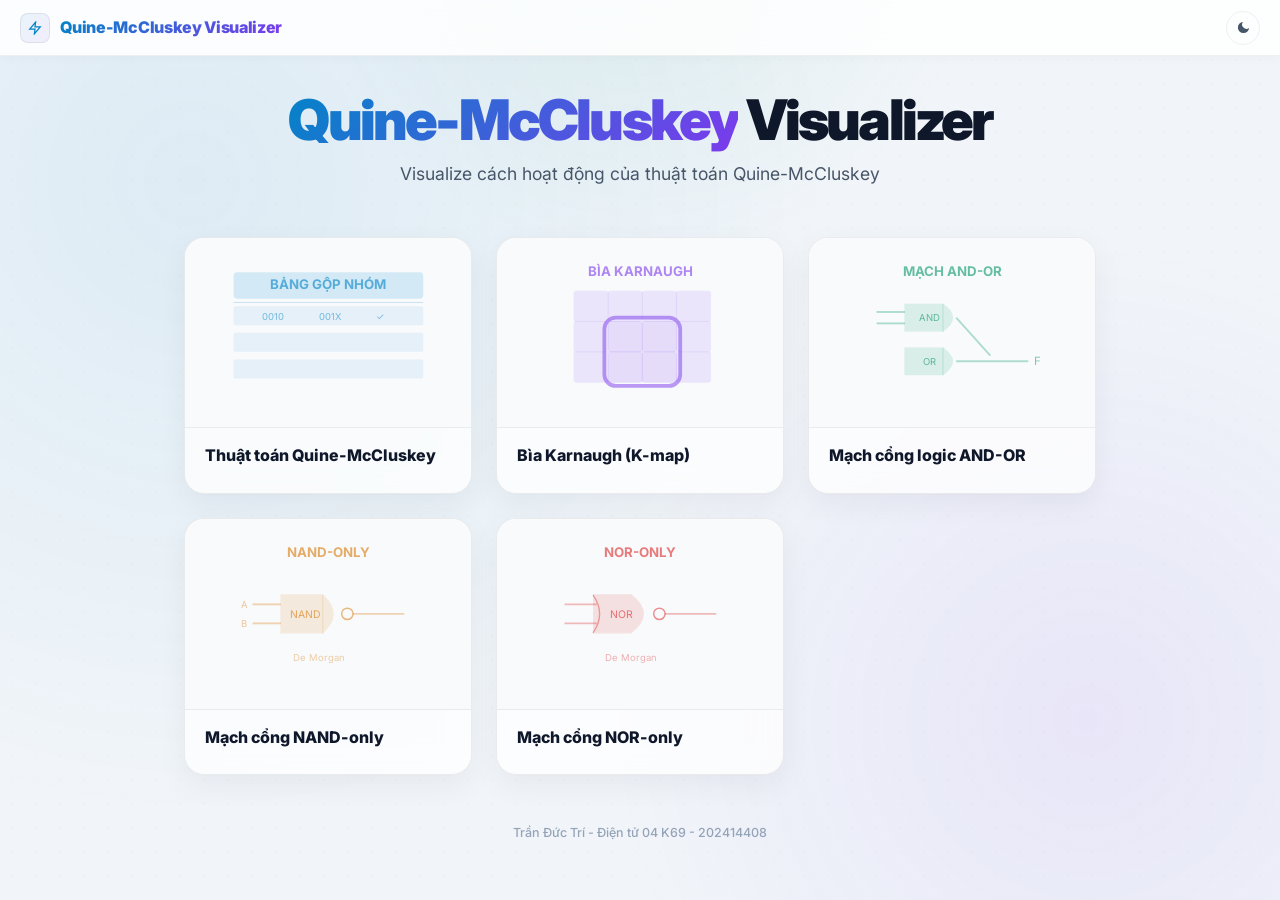
<file: qmc-visualizer/index.html>
<!DOCTYPE html>
<html lang="vi">

<head>
  <meta charset="UTF-8">
  <meta name="viewport" content="width=device-width, initial-scale=1.0">
  <title>Trực quan hóa thuật toán tối giản hàm Boolean</title>

  <link rel="preconnect" href="https://fonts.googleapis.com">
  <link rel="preconnect" href="https://fonts.gstatic.com" crossorigin>
  <link
    href="https://fonts.googleapis.com/css2?family=Inter:wght@300;400;500;600;700;800;900&family=JetBrains+Mono:wght@400;500;600;700;800&display=swap"
    rel="stylesheet">

  <link rel="stylesheet" href="style.css">
</head>

<body>

  <!-- ===== NAVBAR ===== -->
  <nav class="navbar">
    <div class="navbar-container">
      <a href="#" class="navbar__brand" id="btn-go-home">
        <div class="navbar__logo-wrapper">
          <svg viewBox="0 0 24 24">
            <polygon points="13 2 3 14 12 14 11 22 21 10 12 10 13 2"></polygon>
          </svg>
        </div>
        <span class="navbar__title">Quine-McCluskey Visualizer</span>
      </a>

      <!-- Breadcrumb — hiện tên trang con khi đang ở workspace -->
      <div class="navbar__breadcrumb hidden" id="navbar-breadcrumb">
        <svg viewBox="0 0 24 24" width="16" height="16" fill="none" stroke="currentColor" stroke-width="2">
          <polyline points="9 18 15 12 9 6"></polyline>
        </svg>
        <span id="breadcrumb-text"></span>
      </div>

      <div class="navbar__actions">
        <button id="btn-theme-toggle" class="navbar__theme-toggle" title="Chuyển chế độ Sáng / Tối" type="button">
          <svg viewBox="0 0 24 24" id="theme-icon">
            <path d="M21 12.79A9 9 0 1 1 11.21 3 7 7 0 0 0 21 12.79z"></path>
          </svg>
        </button>
      </div>
    </div>
  </nav>

  <!-- ============================================================
       TRANG CHỦ: LANDING PAGE — Lưới các chức năng (Kiểu VisuAlgo)
       ============================================================ -->
  <div id="landing-page" class="landing">
    <div class="landing__container">

      <header class="landing__header">
        <h1 class="landing__title">
          <span class="landing__title-accent">Quine-McCluskey</span> Visualizer
        </h1>
        <p class="landing__subtitle">Visualize cách hoạt động của thuật toán Quine-McCluskey</p>
      </header>

      <div class="landing__grid">

        <!-- Card 1: QMC Solver -->
        <div class="landing__card" data-page="workspace" data-color="cyan">
          <div class="landing__card-visual">
            <svg viewBox="0 0 120 80" class="landing__card-svg">
              <!-- Mini merge table illustration -->
              <rect x="10" y="8" width="100" height="14" rx="2" fill="currentColor" opacity="0.15" />
              <rect x="10" y="26" width="100" height="10" rx="1" fill="currentColor" opacity="0.08" />
              <rect x="10" y="40" width="100" height="10" rx="1" fill="currentColor" opacity="0.08" />
              <rect x="10" y="54" width="100" height="10" rx="1" fill="currentColor" opacity="0.08" />
              <text x="60" y="17" text-anchor="middle" font-size="7" font-weight="bold" fill="currentColor"
                opacity="0.6">BẢNG GỘP NHÓM</text>
              <text x="25" y="33" font-size="5" fill="currentColor" opacity="0.5">0010</text>
              <text x="55" y="33" font-size="5" fill="currentColor" opacity="0.5">001X</text>
              <text x="85" y="33" font-size="5" fill="currentColor" opacity="0.5">✓</text>
              <line x1="10" y1="24" x2="110" y2="24" stroke="currentColor" opacity="0.2" stroke-width="0.5" />
            </svg>
            <div class="landing__card-overlay">
              <span class="landing__card-cta">Mở công cụ →</span>
            </div>
          </div>
          <div class="landing__card-info">
            <h3 class="landing__card-title">Thuật toán Quine-McCluskey</h3>
          </div>
        </div>

        <!-- Card 2: K-map -->
        <div class="landing__card" data-page="workspace" data-tab="kmap-card" data-color="purple">
          <div class="landing__card-visual">
            <svg viewBox="0 0 120 80" class="landing__card-svg">
              <!-- Mini K-map illustration -->
              <rect x="25" y="18" width="18" height="16" rx="1" fill="currentColor" opacity="0.1" stroke="currentColor"
                stroke-width="0.5" opacity="0.3" />
              <rect x="43" y="18" width="18" height="16" rx="1" fill="currentColor" opacity="0.1" stroke="currentColor"
                stroke-width="0.5" opacity="0.3" />
              <rect x="61" y="18" width="18" height="16" rx="1" fill="currentColor" opacity="0.1" stroke="currentColor"
                stroke-width="0.5" opacity="0.3" />
              <rect x="79" y="18" width="18" height="16" rx="1" fill="currentColor" opacity="0.1" stroke="currentColor"
                stroke-width="0.5" opacity="0.3" />
              <rect x="25" y="34" width="18" height="16" rx="1" fill="currentColor" opacity="0.1" stroke="currentColor"
                stroke-width="0.5" opacity="0.3" />
              <rect x="43" y="34" width="18" height="16" rx="1" fill="currentColor" opacity="0.15" stroke="currentColor"
                stroke-width="0.5" opacity="0.3" />
              <rect x="61" y="34" width="18" height="16" rx="1" fill="currentColor" opacity="0.15" stroke="currentColor"
                stroke-width="0.5" opacity="0.3" />
              <rect x="79" y="34" width="18" height="16" rx="1" fill="currentColor" opacity="0.1" stroke="currentColor"
                stroke-width="0.5" opacity="0.3" />
              <rect x="25" y="50" width="18" height="16" rx="1" fill="currentColor" opacity="0.1" stroke="currentColor"
                stroke-width="0.5" opacity="0.3" />
              <rect x="43" y="50" width="18" height="16" rx="1" fill="currentColor" opacity="0.15" stroke="currentColor"
                stroke-width="0.5" opacity="0.3" />
              <rect x="61" y="50" width="18" height="16" rx="1" fill="currentColor" opacity="0.15" stroke="currentColor"
                stroke-width="0.5" opacity="0.3" />
              <rect x="79" y="50" width="18" height="16" rx="1" fill="currentColor" opacity="0.1" stroke="currentColor"
                stroke-width="0.5" opacity="0.3" />
              <!-- K-map loop rectangle -->
              <rect x="41" y="32" width="40" height="36" rx="6" fill="none" stroke="currentColor" stroke-width="2"
                opacity="0.5" />
              <text x="60" y="10" text-anchor="middle" font-size="7" font-weight="bold" fill="currentColor"
                opacity="0.6">BÌA KARNAUGH</text>
            </svg>
            <div class="landing__card-overlay">
              <span class="landing__card-cta">Xem bìa K-map →</span>
            </div>
          </div>
          <div class="landing__card-info">
            <h3 class="landing__card-title">Bìa Karnaugh (K-map)</h3>

          </div>
        </div>

        <!-- Card 3: AND-OR Circuit -->
        <div class="landing__card" data-page="workspace" data-tab="logic-card" data-color="emerald">
          <div class="landing__card-visual">
            <svg viewBox="0 0 120 80" class="landing__card-svg">
              <!-- Mini AND-OR gate illustration -->
              <text x="60" y="10" text-anchor="middle" font-size="7" font-weight="bold" fill="currentColor"
                opacity="0.6">MẠCH AND-OR</text>
              <!-- AND gate -->
              <rect x="35" y="25" width="20" height="14" rx="0" fill="currentColor" opacity="0.12" stroke="currentColor"
                stroke-width="0.7" opacity="0.4" />
              <path d="M55 25 L55 39 Q65 32 55 25" fill="currentColor" opacity="0.12" stroke="currentColor"
                stroke-width="0.7" opacity="0.4" />
              <text x="48" y="34" text-anchor="middle" font-size="5" fill="currentColor" opacity="0.6">AND</text>
              <!-- OR gate -->
              <rect x="35" y="48" width="20" height="14" rx="0" fill="currentColor" opacity="0.12" stroke="currentColor"
                stroke-width="0.7" opacity="0.4" />
              <path d="M55 48 L55 62 Q65 55 55 48" fill="currentColor" opacity="0.12" stroke="currentColor"
                stroke-width="0.7" opacity="0.4" />
              <text x="48" y="57" text-anchor="middle" font-size="5" fill="currentColor" opacity="0.6">OR</text>
              <!-- Wires -->
              <line x1="20" y1="29" x2="35" y2="29" stroke="currentColor" opacity="0.3" stroke-width="1" />
              <line x1="20" y1="35" x2="35" y2="35" stroke="currentColor" opacity="0.3" stroke-width="1" />
              <line x1="62" y1="32" x2="80" y2="52" stroke="currentColor" opacity="0.3" stroke-width="1" />
              <line x1="62" y1="55" x2="80" y2="55" stroke="currentColor" opacity="0.3" stroke-width="1" />
              <line x1="80" y1="55" x2="100" y2="55" stroke="currentColor" opacity="0.3" stroke-width="1" />
              <text x="103" y="57" font-size="6" fill="currentColor" opacity="0.5">F</text>
            </svg>
            <div class="landing__card-overlay">
              <span class="landing__card-cta">Xem mạch →</span>
            </div>
          </div>
          <div class="landing__card-info">
            <h3 class="landing__card-title">Mạch cổng logic AND-OR</h3>
          </div>
        </div>

        <!-- Card 4: NAND Circuit -->
        <div class="landing__card" data-page="workspace" data-tab="nand-card" data-color="amber">
          <div class="landing__card-visual">
            <svg viewBox="0 0 120 80" class="landing__card-svg">
              <text x="60" y="10" text-anchor="middle" font-size="7" font-weight="bold" fill="currentColor"
                opacity="0.6">NAND-ONLY</text>
              <!-- NAND symbol -->
              <rect x="35" y="30" width="22" height="20" rx="0" fill="currentColor" opacity="0.12" stroke="currentColor"
                stroke-width="0.7" opacity="0.4" />
              <path d="M57 30 L57 50 Q68 40 57 30" fill="currentColor" opacity="0.12" stroke="currentColor"
                stroke-width="0.7" opacity="0.4" />
              <circle cx="70" cy="40" r="3" fill="none" stroke="currentColor" stroke-width="0.8" opacity="0.5" />
              <text x="48" y="42" text-anchor="middle" font-size="5.5" fill="currentColor" opacity="0.6">NAND</text>
              <line x1="20" y1="35" x2="35" y2="35" stroke="currentColor" opacity="0.3" stroke-width="1" />
              <line x1="20" y1="45" x2="35" y2="45" stroke="currentColor" opacity="0.3" stroke-width="1" />
              <line x1="73" y1="40" x2="100" y2="40" stroke="currentColor" opacity="0.3" stroke-width="1" />
              <text x="14" y="37" font-size="5" fill="currentColor" opacity="0.4">A</text>
              <text x="14" y="47" font-size="5" fill="currentColor" opacity="0.4">B</text>
              <text x="55" y="65" text-anchor="middle" font-size="5" fill="currentColor" opacity="0.35">De Morgan</text>
            </svg>
            <div class="landing__card-overlay">
              <span class="landing__card-cta">Xem NAND →</span>
            </div>
          </div>
          <div class="landing__card-info">
            <h3 class="landing__card-title">Mạch cổng NAND-only</h3>
          </div>
        </div>

        <!-- Card 5: NOR Circuit -->
        <div class="landing__card" data-page="workspace" data-tab="nor-card" data-color="rose">
          <div class="landing__card-visual">
            <svg viewBox="0 0 120 80" class="landing__card-svg">
              <text x="60" y="10" text-anchor="middle" font-size="7" font-weight="bold" fill="currentColor"
                opacity="0.6">NOR-ONLY</text>
              <!-- NOR symbol -->
              <path d="M35 30 Q42 40 35 50" fill="none" stroke="currentColor" stroke-width="0.7" opacity="0.4" />
              <path d="M35 30 L55 30 Q68 40 55 50 L35 50" fill="currentColor" opacity="0.12" stroke="currentColor"
                stroke-width="0.7" opacity="0.4" />
              <circle cx="70" cy="40" r="3" fill="none" stroke="currentColor" stroke-width="0.8" opacity="0.5" />
              <text x="50" y="42" text-anchor="middle" font-size="5.5" fill="currentColor" opacity="0.6">NOR</text>
              <line x1="20" y1="35" x2="37" y2="35" stroke="currentColor" opacity="0.3" stroke-width="1" />
              <line x1="20" y1="45" x2="37" y2="45" stroke="currentColor" opacity="0.3" stroke-width="1" />
              <line x1="73" y1="40" x2="100" y2="40" stroke="currentColor" opacity="0.3" stroke-width="1" />
              <text x="55" y="65" text-anchor="middle" font-size="5" fill="currentColor" opacity="0.35">De Morgan</text>
            </svg>
            <div class="landing__card-overlay">
              <span class="landing__card-cta">Xem NOR →</span>
            </div>
          </div>
          <div class="landing__card-info">
            <h3 class="landing__card-title">Mạch cổng NOR-only</h3>
          </div>
        </div>

      </div>

      <footer class="landing__footer">
        <p>Trần Đức Trí - Điện tử 04 K69 - 202414408</p>
      </footer>
    </div>
  </div>


  <!-- ============================================================
       TRANG WORKSPACE: Dashboard trực quan hóa
       ============================================================ -->
  <div id="workspace-page" class="dashboard hidden">

    <!-- ═══════ CỘT TRÁI: CONTROL & STEPS PANEL ═══════ -->
    <div class="dashboard__left">
      <div class="dashboard__left-scroll">

        <header class="header">
          <h1 class="header__title">Quine-McCluskey Visualizer</h1>
          <p class="header__subtitle">
            Trực quan hóa các bước thuật toán tối giản 1 hàm Boolean
          </p>
        </header>

        <!-- ===== Input Section ===== -->
        <section id="input-section" class="card">
          <div class="card__title">
            <svg viewBox="0 0 24 24" fill="none" stroke="currentColor">
              <rect x="4" y="4" width="16" height="16" rx="2" ry="2"></rect>
              <rect x="9" y="9" width="6" height="6"></rect>
              <line x1="9" y1="1" x2="9" y2="4"></line>
              <line x1="15" y1="1" x2="15" y2="4"></line>
              <line x1="9" y1="20" x2="9" y2="23"></line>
              <line x1="15" y1="20" x2="15" y2="23"></line>
              <line x1="20" y1="9" x2="23" y2="9"></line>
              <line x1="20" y1="15" x2="23" y2="15"></line>
              <line x1="1" y1="9" x2="4" y2="9"></line>
              <line x1="1" y1="15" x2="4" y2="15"></line>
            </svg>
            Thiết lập hàm Boolean
          </div>

          <div class="examples-row">
            <span class="examples-label">Ví dụ:</span>
            <button class="btn btn--example" id="example-1" type="button">F(A,B,C) 3 biến</button>
            <button class="btn btn--example" id="example-2" type="button">F = 1 (4 biến)</button>
            <button class="btn btn--example" id="example-3" type="button">Don't Care (4 biến)</button>
          </div>

          <div class="error-msg" id="error-msg">
            <svg viewBox="0 0 24 24">
              <circle cx="12" cy="12" r="10"></circle>
              <line x1="12" y1="8" x2="12" y2="12"></line>
              <line x1="12" y1="16" x2="12.01" y2="16"></line>
            </svg>
            <span id="error-text"></span>
          </div>

          <div class="input-grid">
            <div class="input-group">
              <label class="input-label" for="input-minterms">Các tích chuẩn (Minterm) <span class="input-label__hint">—
                  cách nhau bằng dấu phẩy</span></label>
              <input type="text" id="input-minterms" class="input-field" placeholder="VD: 0, 1, 2, 5, 6, 7"
                autocomplete="off" spellcheck="false">
            </div>
            <div class="input-group">
              <label class="input-label" for="input-dontcares">Trạng thái tùy ý (Don't Care) <span
                  class="input-label__hint">— để trống nếu không có</span></label>
              <input type="text" id="input-dontcares" class="input-field" placeholder="VD: 3, 4" autocomplete="off"
                spellcheck="false">
            </div>
            <div class="input-group">
              <label class="input-label" for="input-numvars">Số biến đầu vào <span class="input-label__hint">— tự động
                  hoặc cố định</span></label>
              <select id="input-numvars" class="select-field">
                <option value="auto" selected>Tự động (Auto)</option>
                <option value="2">2 biến (A, B)</option>
                <option value="3">3 biến (A, B, C)</option>
                <option value="4">4 biến (A, B, C, D)</option>
                <option value="5">5 biến (A, B, C, D, E)</option>
                <option value="6">6 biến (A–F)</option>
              </select>
            </div>
          </div>

          <div class="picker-container hidden" id="picker-container">
            <div class="picker-header">
              <span class="picker-title">
                <svg viewBox="0 0 24 24" fill="none" stroke="currentColor" stroke-width="2" stroke-linecap="round"
                  stroke-linejoin="round" style="width:16px;height:16px;stroke:var(--accent-cyan);">
                  <path
                    d="M21 16V8a2 2 0 0 0-1-1.73l-7-4a2 2 0 0 0-2 0l-7 4A2 2 0 0 0 3 8v8a2 2 0 0 0 1 1.73l7 4a2 2 0 0 0 2 0l7-4A2 2 0 0 0 21 16z">
                  </path>
                  <polyline points="3.27 6.96 12 12.01 20.73 6.96"></polyline>
                  <line x1="12" y1="22.08" x2="12" y2="12"></line>
                </svg>
                Lưới chọn nhanh Minterm &amp; Don't Care
              </span>
              <div class="picker-legend">
                <span class="picker-legend-item"><span class="picker-legend-dot"
                    style="background:rgba(16,185,129,0.2);border:1px solid var(--accent-emerald);"></span> Tích chuẩn
                  (1)</span>
                <span class="picker-legend-item"><span class="picker-legend-dot"
                    style="background:rgba(245,158,11,0.2);border:1px solid var(--accent-amber);"></span> Tùy ý
                  (X)</span>
                <span class="picker-legend-item"><span class="picker-legend-dot"
                    style="background:rgba(255,255,255,0.05);border:1px solid rgba(255,255,255,0.1);"></span> Chưa chọn
                  (0)</span>
              </div>
            </div>
            <div class="picker-grid" id="picker-grid"></div>
          </div>

          <div class="btn-row">
            <button class="btn btn--primary" id="btn-run" type="button">
              <svg viewBox="0 0 24 24">
                <polygon points="5 3 19 12 5 21 5 3"></polygon>
              </svg> Chạy thuật toán
            </button>
            <button class="btn btn--secondary" id="btn-clear" type="button">
              <svg viewBox="0 0 24 24">
                <line x1="18" y1="6" x2="6" y2="18"></line>
                <line x1="6" y1="6" x2="18" y2="18"></line>
              </svg> ✕ Xóa dữ liệu
            </button>
          </div>
        </section>

        <!-- ===== Results Section ===== -->
        <section id="results-section" class="hidden">
          <div class="results-header" id="results-header">
            <button class="btn btn--mode" id="btn-toggle-mode" type="button">📖 Xem từng bước</button>
          </div>

          <div class="stepper-controls hidden" id="stepper-controls">
            <button class="btn btn--secondary btn--nav" id="btn-prev" type="button" disabled>◂ Trước</button>
            <div class="stepper-center">
              <div class="stepper-progress" id="stepper-progress"></div>
              <div class="stepper-step-label" id="stepper-label"></div>
            </div>
            <button class="btn btn--secondary btn--nav" id="btn-next" type="button">Tiếp ▸</button>
          </div>

          <div class="left-tabs-container" id="left-tabs-container">
            <button class="left-tab active" data-target="summary-card" type="button">Kết quả sau rút gọn</button>
            <button class="left-tab" data-target="rounds-card" type="button">Quá trình rút gọn</button>
            <button class="left-tab" data-target="pi-card" type="button">Tích cực tiểu</button>
            <button class="left-tab" data-target="chart-card" type="button">Bảng bao phủ</button>
            <button class="left-tab" data-target="selected-card" type="button">Nhóm tối ưu</button>
          </div>

          <div class="result-card card" id="summary-card">
            <div class="card__title"><svg viewBox="0 0 24 24" fill="none" stroke="currentColor">
                <line x1="18" y1="20" x2="18" y2="10"></line>
                <line x1="12" y1="20" x2="12" y2="4"></line>
                <line x1="6" y1="20" x2="6" y2="14"></line>
              </svg> Hàm số sau rút gọn</div>
            <div class="info-row" id="summary-info"></div>
            <div class="expression-display">
              <div class="expression-label">Dạng tối thiểu tối ưu R<sub>min</sub>(F)</div>
              <div class="expression-value" id="expression-value"></div>
              <div class="expression-meta" id="expression-meta"></div>
            </div>
          </div>

          <div class="result-card card hidden" id="rounds-card">
            <div class="card__title"><svg viewBox="0 0 24 24" fill="none" stroke="currentColor">
                <polyline points="23 4 23 10 17 10"></polyline>
                <polyline points="1 20 1 14 7 14"></polyline>
                <path d="M3.51 9a9 9 0 0 1 14.85-3.36L23 10M1 14l4.64 4.36A9 9 0 0 0 20.49 15"></path>
              </svg> Quá trình gộp nhóm các tích <span class="card__badge" id="rounds-count"></span></div>
            <div class="round-tabs" id="round-tabs"></div>
            <div style="margin-bottom:1rem;font-size:0.88rem;color:var(--text-secondary);line-height:1.6">* Các
              Implicant được phân nhóm theo số lượng bit '1' thành các nhóm K<sub>0</sub>, K<sub>1</sub>,
              K<sub>2</sub>... Click vào hàng ở Vòng merge sau để nhấp nháy nguồn tạo ra nó ở vòng trước.</div>
            <div class="merge-table-wrapper">
              <table class="merge-table" id="merge-table">
                <thead id="merge-thead"></thead>
                <tbody id="merge-tbody"></tbody>
              </table>
            </div>
          </div>

          <div class="result-card card hidden" id="pi-card">
            <div class="card__title"><svg viewBox="0 0 24 24" fill="none" stroke="currentColor">
                <polygon
                  points="12 2 15.09 8.26 22 9.27 17 14.14 18.18 21.02 12 17.77 5.82 21.02 7 14.14 2 9.27 8.91 8.26 12 2">
                </polygon>
              </svg> Các tích cực tiểu thu được <span class="card__badge" id="pi-count"></span></div>
            <div style="margin-bottom:1rem;font-size:0.88rem;color:var(--text-secondary);line-height:1.6">* Di chuột qua
              từng tích cực tiểu để xem vùng bao phủ trên K-map.</div>
            <div class="pi-list" id="pi-list"></div>
          </div>

          <div class="result-card card hidden" id="chart-card">
            <div class="card__title"><svg viewBox="0 0 24 24" fill="none" stroke="currentColor">
                <rect x="3" y="3" width="18" height="18" rx="2" ry="2"></rect>
                <line x1="9" y1="3" x2="9" y2="21"></line>
                <line x1="15" y1="3" x2="15" y2="21"></line>
                <line x1="3" y1="9" x2="21" y2="9"></line>
                <line x1="3" y1="15" x2="21" y2="15"></line>
              </svg> Bảng bao phủ (PI Chart)</div>
            <div class="chart-table-wrapper">
              <table class="chart-table" id="chart-table">
                <thead id="chart-thead"></thead>
                <tbody id="chart-tbody"></tbody>
              </table>
            </div>
          </div>

          <div class="result-card card hidden" id="selected-card">
            <div class="card__title"><svg viewBox="0 0 24 24" fill="none" stroke="currentColor">
                <polyline points="20 6 9 17 4 12"></polyline>
              </svg> Nhóm tích cực tiểu được chọn tối ưu</div>
            <div class="section-divider">
              <div class="section-divider__line"></div><span class="section-divider__text">tích cực tiểu thiết yếu
                (Essential PIs)</span>
              <div class="section-divider__line"></div>
            </div>
            <div class="pi-list" id="essential-pi-list" style="margin-bottom:1.5rem;"></div>
            <div class="section-divider">
              <div class="section-divider__line"></div><span class="section-divider__text">tích cực tiểu bổ sung (Từ
                Petrick)</span>
              <div class="section-divider__line"></div>
            </div>
            <div class="pi-list" id="additional-pi-list"></div>
          </div>
        </section>

      </div>
    </div>

    <!-- ═══════ CỘT PHẢI: VISUALIZATION PANEL ═══════ -->
    <div class="dashboard__right">
      <div class="dashboard__right-scroll">
        <div class="vis-panel-card card">
          <div class="vis-tabs-container" id="vis-tabs-container">
            <button class="vis-tab active" data-target="kmap-card" type="button">🗺️ K-map</button>
            <button class="vis-tab" data-target="logic-card" type="button">🔌 AND-OR</button>
            <button class="vis-tab" data-target="nand-card" type="button">⚡ NAND</button>
            <button class="vis-tab" data-target="nor-card" type="button">❄️ NOR</button>
          </div>

          <div class="vis-content" id="kmap-card">
            <div class="card__title"><svg viewBox="0 0 24 24" fill="none" stroke="currentColor">
                <polygon points="3 6 9 3 15 6 21 3 21 18 15 21 9 18 3 21 3 6"></polygon>
                <line x1="9" y1="3" x2="9" y2="18"></line>
                <line x1="15" y1="6" x2="15" y2="21"></line>
              </svg> Bìa Karnaugh (K-map) <span class="card__badge" id="kmap-vars-badge"></span></div>
            <div class="vis-hint">* Di chuột qua các ô trong bảng để xem nhóm bao phủ tương ứng. Click để giữ highlight.
            </div>
            <div class="kmap-container">
              <div class="kmap-wrapper">
                <div class="kmap-grid" id="kmap-grid"></div><svg class="kmap-svg-overlay" id="kmap-svg-overlay"></svg>
              </div>
              <div class="kmap-legend" id="kmap-legend"></div>
            </div>
          </div>

          <div class="vis-content hidden" id="logic-card">
            <div class="card__title"><svg viewBox="0 0 24 24" fill="none" stroke="currentColor">
                <circle cx="18" cy="5" r="3"></circle>
                <circle cx="6" cy="12" r="3"></circle>
                <circle cx="18" cy="19" r="3"></circle>
                <line x1="8.59" y1="13.51" x2="15.42" y2="17.49"></line>
                <line x1="15.41" y1="6.51" x2="8.59" y2="10.49"></line>
              </svg> Sơ đồ mạch AND-OR</div>
            <div class="vis-hint">* Rà chuột lên cổng logic để highlight đường truyền dây nối tương ứng.</div>
            <div class="logic-container">
              <div class="logic-svg-wrapper" id="logic-svg-wrapper"></div>
            </div>
          </div>

          <div class="vis-content hidden" id="nand-card">
            <div class="card__title"><svg viewBox="0 0 24 24" fill="none" stroke="currentColor">
                <polygon points="5 3 19 12 5 21 5 3"></polygon>
              </svg> Mạch NAND 2 đầu vào</div>
            <div class="vis-hint">* Biến đổi De Morgan: AND-OR → NAND-only</div>
            <div class="demorgan-box" id="demorgan-nand-box"></div>
            <div class="logic-container" style="margin-top:1rem;">
              <div class="logic-svg-wrapper" id="logic-nand-svg-wrapper"></div>
            </div>
          </div>

          <div class="vis-content hidden" id="nor-card">
            <div class="card__title"><svg viewBox="0 0 24 24" fill="none" stroke="currentColor">
                <polygon points="19 12 5 3 5 21 19 12"></polygon>
              </svg> Mạch NOR 2 đầu vào</div>
            <div class="vis-hint">* Biến đổi De Morgan: AND-OR → NOR-only</div>
            <div class="demorgan-box" id="demorgan-nor-box"></div>
            <div class="logic-container" style="margin-top:1rem;">
              <div class="logic-svg-wrapper" id="logic-nor-svg-wrapper"></div>
            </div>
          </div>
        </div>
      </div>
    </div>

  </div>

  <!-- ============================================================
       CODE TRACE PANEL (VisuAlgo Style)
       ============================================================ -->
  <div class="code-trace-panel hidden" id="code-trace-panel">
    <div class="state-inspector" id="state-inspector">
      Chờ chạy thuật toán...
    </div>
    <div class="code-block" id="pseudocode-block">
      <div class="code-line" data-line="1">Parse minterms & don't cares → binary strings</div>
      <div class="code-line" data-line="2">Group implicants by number of 1-bits</div>
      <div class="code-line" data-line="3">FOR each round:</div>
      <div class="code-line indent-1" data-line="4">FOR each adjacent group pair (i, i+1):</div>
      <div class="code-line indent-2" data-line="5">FOR each pair (impA, impB):</div>
      <div class="code-line indent-3" data-line="6">IF differ by exactly 1 bit → merge</div>
      <div class="code-line indent-3" data-line="7">Mark impA, impB as usedInMerge = true</div>
      <div class="code-line indent-3" data-line="8">Add merged implicant (avoid duplicates)</div>
      <div class="code-line" data-line="9">Collect unused implicants → Prime Implicants</div>
      <div class="code-line" data-line="10">Build PI Chart (minterms only, no don't cares)</div>
      <div class="code-line" data-line="11">Find Essential PIs (columns with single tick)</div>
      <div class="code-line" data-line="12">Apply Petrick's Method for remaining minterms</div>
      <div class="code-line" data-line="13">Generate Boolean expression</div>
    </div>
  </div>

  <script src="js/algorithm.js"></script>
  <script src="js/ui.js"></script>
</body>

</html>
</file>
<file: qmc-visualizer/style.css>
﻿/* ============================================================
   style.css â€” QMC Visualizer (Dashboard Layout â€” HUST Standard)
   Bá»‘ cá»¥c Dashboard cá»‘ Ä‘á»‹nh viewport, 2 cá»™t cuá»™n Ä‘á»™c láº­p.
   Typography chuáº©n há»c thuáº­t: Inter (sans) + JetBrains Mono (code).
   ============================================================ */

/* ---- Bá»™ biáº¿n sá»‘ máº·c Ä‘á»‹nh: PREMIUM LIGHT THEME ---------------- */
:root {
  /* Ná»n vÃ  Khung cáº£nh */
  --bg-primary: #f1f5f9;
  --bg-secondary: #f8fafc;
  --bg-card: rgba(255, 255, 255, 0.75);
  --bg-card-hover: rgba(255, 255, 255, 0.88);
  --bg-elevated: #ffffff;
  --bg-input: #ffffff;

  /* MÃ u sáº¯c chá»§ Ä‘áº¡o (ThÃ­ch á»©ng ná»n sÃ¡ng) */
  --accent-cyan: #0284c7;
  --accent-cyan-dim: rgba(2, 132, 199, 0.08);
  --accent-cyan-glow: rgba(2, 132, 199, 0.2);

  --accent-purple: #7c3aed;
  --accent-purple-dim: rgba(124, 58, 237, 0.08);
  --accent-purple-glow: rgba(124, 58, 237, 0.2);

  --accent-emerald: #059669;
  --accent-emerald-dim: rgba(5, 150, 105, 0.08);
  --accent-emerald-glow: rgba(5, 150, 105, 0.2);

  --accent-amber: #d97706;
  --accent-amber-dim: rgba(217, 119, 6, 0.08);
  --accent-amber-glow: rgba(217, 119, 6, 0.2);

  --accent-rose: #dc2626;
  --accent-rose-dim: rgba(220, 38, 38, 0.08);
  --accent-rose-glow: rgba(220, 38, 38, 0.2);

  /* VÄƒn báº£n â€” chuáº©n há»c thuáº­t */
  --text-primary: #0f172a;
  --text-secondary: #475569;
  --text-muted: #94a3b8;
  --text-accent: #0284c7;

  /* BiÃªn & BÃ³ng kÃ­nh má» */
  --border: rgba(0, 0, 0, 0.06);
  --border-hover: rgba(0, 0, 0, 0.12);
  --border-accent: rgba(2, 132, 199, 0.3);
  --glass-bg: rgba(255, 255, 255, 0.35);
  --glass-border: rgba(0, 0, 0, 0.07);
  --glass-shadow: 0 10px 30px rgba(15, 23, 42, 0.05), 0 1px 3px rgba(15, 23, 42, 0.02);

  /* Bo gÃ³c */
  --radius-sm: 8px;
  --radius-md: 14px;
  --radius-lg: 20px;
  --radius-xl: 30px;

  /* Chuyá»ƒn Ä‘á»™ng */
  --ease-out: cubic-bezier(0.16, 1, 0.3, 1);
  --ease-spring: cubic-bezier(0.34, 1.56, 0.64, 1);
  --transition-fast: 0.2s var(--ease-out);
  --transition-normal: 0.3s var(--ease-out);

  /* Dashboard layout */
  --navbar-height: 3.5rem;
}

/* ---- Bá»™ biáº¿n sá»‘ Ä‘Ã¨: PREMIUM DARK THEME ----------------------- */
.dark-theme {
  --bg-primary: #05060b;
  --bg-secondary: #0a0d16;
  --bg-card: rgba(13, 17, 30, 0.7);
  --bg-card-hover: rgba(18, 24, 43, 0.8);
  --bg-elevated: rgba(22, 30, 54, 0.85);
  --bg-input: rgba(8, 10, 19, 0.9);

  --accent-cyan: #00f0ff;
  --accent-cyan-dim: rgba(0, 240, 255, 0.12);
  --accent-cyan-glow: rgba(0, 240, 255, 0.35);

  --accent-purple: #a855f7;
  --accent-purple-dim: rgba(168, 85, 247, 0.12);
  --accent-purple-glow: rgba(168, 85, 247, 0.35);

  --accent-emerald: #10b981;
  --accent-emerald-dim: rgba(16, 185, 129, 0.12);
  --accent-emerald-glow: rgba(16, 185, 129, 0.35);

  --accent-amber: #f59e0b;
  --accent-amber-dim: rgba(245, 158, 11, 0.12);
  --accent-amber-glow: rgba(245, 158, 11, 0.35);

  --accent-rose: #f43f5e;
  --accent-rose-dim: rgba(244, 63, 94, 0.12);
  --accent-rose-glow: rgba(244, 63, 94, 0.35);

  --text-primary: #f8fafc;
  --text-secondary: #94a3b8;
  --text-muted: #475569;
  --text-accent: #00f0ff;

  --border: rgba(255, 255, 255, 0.05);
  --border-hover: rgba(255, 255, 255, 0.12);
  --border-accent: rgba(0, 240, 255, 0.3);
  --glass-bg: rgba(255, 255, 255, 0.02);
  --glass-border: rgba(255, 255, 255, 0.06);
  --glass-shadow: 0 12px 40px rgba(0, 0, 0, 0.55);
}

/* ---- Reset & Cáº¥u trÃºc ná»n táº£ng ----------------------------- */
*,
*::before,
*::after {
  margin: 0;
  padding: 0;
  box-sizing: border-box;
}

html {
  font-size: 16px;
  scroll-behavior: smooth;
}

body {
  font-family: 'Inter', -apple-system, BlinkMacSystemFont, sans-serif;
  background: var(--bg-primary);
  color: var(--text-primary);
  font-size: 1rem;
  line-height: 1.6;
  min-height: 100vh;
  overflow: auto; /* landing page cáº§n cuá»™n, workspace sáº½ set vá» hidden qua JS */
  -webkit-font-smoothing: antialiased;
  transition: background var(--transition-normal), color var(--transition-normal);
}

/* Ná»n Ä‘á»™ng chuyá»ƒn Ä‘á»™ng mÆ°á»£t mÃ  (Light & Dark) */
body::before {
  content: '';
  position: fixed;
  inset: 0;
  background:
    radial-gradient(circle 800px at 15% 20%, var(--accent-cyan-dim) 0%, transparent 80%),
    radial-gradient(circle 600px at 85% 80%, var(--accent-purple-dim) 0%, transparent 80%),
    radial-gradient(circle 500px at 50% -10%, var(--accent-emerald-dim) 0%, transparent 70%);
  pointer-events: none;
  z-index: 0;
}

/* LÆ°á»›i cháº¥m má» (Dotted grid background) */
body::after {
  content: '';
  position: fixed;
  inset: 0;
  background-image: radial-gradient(rgba(0, 0, 0, 0.015) 1px, transparent 1px);
  background-size: 24px 24px;
  pointer-events: none;
  z-index: 0;
  opacity: 0.8;
}

.dark-theme::after {
  background-image: radial-gradient(rgba(255, 255, 255, 0.015) 1px, transparent 1px);
}

/* Utility */
.hidden { display: none !important; }


/* ============================================================
   NAVBAR â€” Thanh Ä‘iá»u hÆ°á»›ng cá»‘ Ä‘á»‹nh trÃªn cÃ¹ng
   ============================================================ */
.navbar {
  position: fixed;
  top: 0;
  left: 0;
  right: 0;
  height: var(--navbar-height);
  background: rgba(255, 255, 255, 0.85);
  backdrop-filter: blur(20px);
  -webkit-backdrop-filter: blur(20px);
  border-bottom: 1px solid var(--border);
  z-index: 100;
  box-shadow: 0 1px 12px rgba(0, 0, 0, 0.03);
}

.dark-theme .navbar {
  background: rgba(10, 13, 22, 0.85);
}

.navbar-container {
  max-width: 100%;
  height: 100%;
  margin: 0 auto;
  padding: 0 1.25rem;
  display: flex;
  align-items: center;
  justify-content: space-between;
}

.navbar__brand {
  display: flex;
  align-items: center;
  gap: 0.65rem;
  flex-shrink: 0;
}

.navbar__logo-wrapper {
  display: flex;
  align-items: center;
  justify-content: center;
  width: 30px;
  height: 30px;
  border-radius: 8px;
  background: linear-gradient(135deg, var(--accent-cyan-dim) 0%, var(--accent-purple-dim) 100%);
  border: 1px solid var(--glass-border);
}

.navbar__logo-wrapper svg {
  width: 14px;
  height: 14px;
  fill: none;
  stroke: var(--accent-cyan);
  stroke-width: 2.2;
}

.navbar__title {
  font-size: 1rem;
  font-weight: 850;
  letter-spacing: -0.02em;
  background: linear-gradient(135deg, var(--accent-cyan) 0%, var(--accent-purple) 100%);
  background-clip: text;
  -webkit-background-clip: text;
  -webkit-text-fill-color: transparent;
}

.navbar__menu {
  display: flex;
  align-items: center;
  gap: 0.5rem;
}

.navbar__tool-label {
  font-size: 0.78rem;
  font-weight: 600;
  color: var(--text-muted);
  letter-spacing: 0.01em;
  padding: 0.3rem 0.85rem;
  border-radius: 6px;
  background: var(--accent-cyan-dim);
  border: 1px solid rgba(2, 132, 199, 0.15);
  white-space: nowrap;
}

.navbar__theme-toggle {
  background: transparent;
  border: none;
  width: 34px;
  height: 34px;
  border-radius: 50%;
  cursor: pointer;
  display: flex;
  align-items: center;
  justify-content: center;
  color: var(--text-secondary);
  border: 1px solid var(--border);
  transition: all var(--transition-fast);
  flex-shrink: 0;
}

.navbar__theme-toggle:hover {
  background: var(--bg-secondary);
  color: var(--accent-cyan);
  transform: rotate(15deg);
}

.navbar__theme-toggle svg {
  width: 15px;
  height: 15px;
  fill: currentColor;
}


/* ============================================================
   DASHBOARD â€” Bá»‘ cá»¥c 2 cá»™t cá»‘ Ä‘á»‹nh viewport
   ============================================================ */
.dashboard {
  position: fixed;
  top: var(--navbar-height);
  left: 0;
  right: 0;
  bottom: 0;
  display: grid;
  grid-template-columns: 1fr 1fr;
  z-index: 1;
}

.dashboard.hidden {
  display: none !important;
}

/* --- Cá»™t trÃ¡i: Control & Steps --- */
.dashboard__left {
  position: relative;
  border-right: 1px solid var(--border);
  background: var(--bg-primary);
  overflow: hidden;
}

.dashboard__left-scroll {
  height: 100%;
  overflow-y: auto;
  padding: 1.75rem 1.5rem 3rem;
}

/* --- Cá»™t pháº£i: Visualizations --- */
.dashboard__right {
  position: relative;
  background: var(--bg-secondary);
  overflow: hidden;
}

.dashboard__right-scroll {
  height: 100%;
  overflow-y: auto;
  padding: 1.75rem 1.5rem 3rem;
}


/* ============================================================
   HEADER â€” TiÃªu Ä‘á» trang (Typography chuáº©n há»c thuáº­t)
   ============================================================ */
.header {
  text-align: center;
  margin-bottom: 1.75rem;
  position: relative;
  animation: fadeSlideDown 0.8s var(--ease-out) both;
}

.header__title {
  font-size: clamp(1.75rem, 3.5vw, 2rem);
  font-weight: 850;
  letter-spacing: -0.04em;
  background: linear-gradient(135deg, var(--accent-cyan) 0%, var(--accent-purple) 50%, var(--accent-rose) 100%);
  background-clip: text;
  -webkit-background-clip: text;
  -webkit-text-fill-color: transparent;
  margin-bottom: 0.5rem;
  line-height: 1.3;
}

.header__subtitle {
  font-size: 1rem;
  color: var(--text-secondary);
  font-weight: 400;
  max-width: 540px;
  margin: 0 auto;
  line-height: 1.6;
}


/* ============================================================
   CARD â€” Khung kÃ­nh má» cao cáº¥p (Glass Card)
   ============================================================ */
.card {
  background: var(--bg-card);
  border: 1px solid var(--glass-border);
  border-radius: var(--radius-lg);
  padding: 1.75rem;
  backdrop-filter: blur(25px);
  -webkit-backdrop-filter: blur(25px);
  box-shadow: var(--glass-shadow);
  transition: border-color var(--transition-normal), box-shadow var(--transition-normal), background var(--transition-normal);
  margin-bottom: 1.25rem;
}

.card:hover {
  border-color: var(--border-hover);
}

.card__title {
  font-size: 1.15rem;
  font-weight: 750;
  margin-bottom: 1.25rem;
  display: flex;
  align-items: center;
  gap: 0.65rem;
  color: var(--text-primary);
  border-bottom: 1px solid var(--border);
  padding-bottom: 0.65rem;
  line-height: 1.5;
}

.card__title svg {
  width: 20px;
  height: 20px;
  stroke: var(--accent-cyan);
  stroke-width: 2;
  fill: none;
  filter: drop-shadow(0 0 3px var(--accent-cyan-glow));
  flex-shrink: 0;
}

.card__badge {
  font-size: 0.68rem;
  font-weight: 700;
  padding: 0.2em 0.7em;
  border-radius: 100px;
  background: var(--accent-cyan-dim);
  color: var(--accent-cyan);
  border: 1px solid rgba(2, 132, 199, 0.2);
  letter-spacing: 0.05em;
  text-transform: uppercase;
  margin-left: auto;
}


/* ============================================================
   INPUT SECTION â€” Thiáº¿t láº­p hÃ m Boolean
   ============================================================ */
#input-section {
  animation: fadeSlideUp 0.6s var(--ease-out) 0.15s both;
}

.input-grid {
  display: grid;
  grid-template-columns: 1fr 1fr;
  gap: 1rem;
  margin-bottom: 1.25rem;
}

.input-grid .input-group:last-child {
  grid-column: 1 / -1;
}

.input-group {
  display: flex;
  flex-direction: column;
  gap: 0.4rem;
}

.input-label {
  font-size: 0.78rem;
  font-weight: 700;
  color: var(--text-secondary);
  letter-spacing: 0.04em;
  text-transform: uppercase;
  line-height: 1.5;
}

.input-label__hint {
  font-weight: 400;
  text-transform: none;
  color: var(--text-muted);
  font-size: 0.76rem;
}

.input-field {
  font-family: 'JetBrains Mono', 'Fira Code', monospace;
  font-size: 0.92rem;
  font-weight: 650;
  padding: 0.7rem 1rem;
  background: var(--bg-input);
  border: 1.5px solid var(--border);
  border-radius: var(--radius-sm);
  color: var(--text-primary);
  outline: none;
  transition: border-color var(--transition-fast), box-shadow var(--transition-fast);
}

.input-field::placeholder {
  color: var(--text-muted);
  font-weight: 400;
}

.input-field:focus {
  border-color: var(--accent-cyan);
  box-shadow: 0 0 0 3px var(--accent-cyan-dim);
}

.select-field {
  font-family: 'Inter', sans-serif;
  font-size: 0.88rem;
  font-weight: 600;
  padding: 0.7rem 1rem;
  background: var(--bg-input);
  border: 1.5px solid var(--border);
  border-radius: var(--radius-sm);
  color: var(--text-primary);
  outline: none;
  cursor: pointer;
  transition: border-color var(--transition-fast), box-shadow var(--transition-fast);
  appearance: none;
  background-image: url("data:image/svg+xml,%3Csvg xmlns='http://www.w3.org/2000/svg' width='14' height='14' viewBox='0 0 24 24' fill='none' stroke='%2394a3b8' stroke-width='2' stroke-linecap='round' stroke-linejoin='round'%3E%3Cpath d='M6 9l6 6 6-6'/%3E%3C/svg%3E");
  background-repeat: no-repeat;
  background-position: right 14px center;
  padding-right: 2.5rem;
}

.select-field:focus {
  border-color: var(--accent-cyan);
  box-shadow: 0 0 0 3px var(--accent-cyan-dim);
}


/* ============================================================
   PICKER â€” LÆ°á»›i sá»‘ tÆ°Æ¡ng tÃ¡c (Minterm Picker)
   ============================================================ */
.picker-container {
  background: rgba(0, 0, 0, 0.02);
  border: 1px solid var(--border);
  border-radius: var(--radius-md);
  padding: 1.25rem;
  margin-bottom: 1.25rem;
  animation: fadeIn 0.4s var(--ease-out);
}

.dark-theme .picker-container {
  background: rgba(0, 0, 0, 0.25);
}

.picker-header {
  display: flex;
  justify-content: space-between;
  align-items: center;
  margin-bottom: 1rem;
  flex-wrap: wrap;
  gap: 0.75rem;
}

.picker-title {
  font-size: 0.78rem;
  font-weight: 750;
  color: var(--text-secondary);
  text-transform: uppercase;
  letter-spacing: 0.05em;
  display: flex;
  align-items: center;
  gap: 0.5rem;
}

.picker-legend {
  display: flex;
  gap: 1rem;
  font-size: 0.72rem;
  flex-wrap: wrap;
}

.picker-legend-item {
  display: flex;
  align-items: center;
  gap: 0.35rem;
  font-weight: 600;
  color: var(--text-secondary);
}

.picker-legend-dot {
  width: 10px;
  height: 10px;
  border-radius: 3px;
}

.picker-grid {
  display: grid;
  grid-template-columns: repeat(8, 1fr);
  gap: 0.5rem;
}

.picker-cell {
  aspect-ratio: 1;
  background: var(--bg-secondary);
  border: 1px solid var(--border);
  border-radius: var(--radius-sm);
  display: flex;
  flex-direction: column;
  align-items: center;
  justify-content: center;
  font-family: 'JetBrains Mono', monospace;
  cursor: pointer;
  transition: all var(--transition-fast);
  user-select: none;
  position: relative;
}

.picker-cell:hover {
  background: rgba(255, 255, 255, 0.9);
  border-color: var(--text-muted);
  transform: translateY(-2px);
  box-shadow: 0 4px 12px rgba(0,0,0,0.05);
}

.dark-theme .picker-cell {
  background: rgba(255, 255, 255, 0.02);
}

.dark-theme .picker-cell:hover {
  background: rgba(255, 255, 255, 0.06);
}

.picker-cell__num {
  font-size: 0.62rem;
  color: var(--text-muted);
  position: absolute;
  top: 3px;
  left: 5px;
  transition: color var(--transition-fast);
}

.picker-cell__val {
  font-size: 1.1rem;
  font-weight: 800;
  color: var(--text-muted);
  margin-top: 0.35rem;
}

/* CÃ¡c tráº¡ng thÃ¡i cá»§a Picker Cell */
.picker-cell--minterm {
  background: rgba(5, 150, 105, 0.08) !important;
  border-color: rgba(5, 150, 105, 0.45) !important;
  box-shadow: 0 0 10px rgba(5, 150, 105, 0.05);
}

.picker-cell--minterm:hover {
  background: rgba(5, 150, 105, 0.15) !important;
  border-color: rgba(5, 150, 105, 0.7) !important;
  box-shadow: 0 0 14px rgba(5, 150, 105, 0.15);
}

.picker-cell--minterm .picker-cell__num { color: rgba(5, 150, 105, 0.7); }
.picker-cell--minterm .picker-cell__val { color: var(--accent-emerald); }

.picker-cell--dontcare {
  background: rgba(217, 119, 6, 0.08) !important;
  border-color: rgba(217, 119, 6, 0.45) !important;
  box-shadow: 0 0 10px rgba(217, 119, 6, 0.05);
}

.picker-cell--dontcare:hover {
  background: rgba(217, 119, 6, 0.15) !important;
  border-color: rgba(217, 119, 6, 0.7) !important;
  box-shadow: 0 0 14px rgba(217, 119, 6, 0.15);
}

.picker-cell--dontcare .picker-cell__num { color: rgba(217, 119, 6, 0.7); }
.picker-cell--dontcare .picker-cell__val { color: var(--accent-amber); }


/* ============================================================
   BUTTONS â€” NÃºt báº¥m
   ============================================================ */
.btn-row {
  display: flex;
  gap: 0.75rem;
  flex-wrap: wrap;
}

.btn {
  font-family: 'Inter', sans-serif;
  font-size: 0.88rem;
  font-weight: 700;
  padding: 0.7rem 1.5rem;
  border: none;
  border-radius: var(--radius-sm);
  cursor: pointer;
  transition: all var(--transition-fast);
  display: inline-flex;
  align-items: center;
  justify-content: center;
  gap: 0.5rem;
  letter-spacing: 0.02em;
}

.btn svg {
  width: 15px;
  height: 15px;
  fill: none;
  stroke: currentColor;
  stroke-width: 2.2;
}

.btn--primary {
  background: linear-gradient(135deg, #0284c7, #2563eb);
  color: #ffffff;
  box-shadow: 0 4px 15px rgba(2, 132, 199, 0.2);
}

.dark-theme .btn--primary {
  background: linear-gradient(135deg, #00f0ff, #3b82f6);
  color: #030712;
  box-shadow: 0 4px 20px rgba(0, 240, 255, 0.25);
}

.btn--primary:hover {
  background: linear-gradient(135deg, #0369a1, #1d4ed8);
  box-shadow: 0 6px 20px rgba(2, 132, 199, 0.35);
  transform: translateY(-2px);
}

.dark-theme .btn--primary:hover {
  background: linear-gradient(135deg, #00ffff, #60a5fa);
  box-shadow: 0 6px 28px rgba(0, 240, 255, 0.45);
}

.btn--primary:active { transform: translateY(0); }

.btn--secondary {
  background: var(--bg-secondary);
  color: var(--text-secondary);
  border: 1.5px solid var(--border);
}

.btn--secondary:hover {
  background: rgba(0, 0, 0, 0.03);
  color: var(--text-primary);
  border-color: var(--text-muted);
  transform: translateY(-1px);
}

.dark-theme .btn--secondary:hover {
  background: rgba(255, 255, 255, 0.05);
  border-color: rgba(255, 255, 255, 0.15);
}

.btn--example {
  font-size: 0.78rem;
  padding: 0.4rem 0.9rem;
  background: var(--accent-purple-dim);
  color: var(--accent-purple);
  border: 1px solid rgba(124, 58, 237, 0.25);
  border-radius: 100px;
}

.btn--example:hover {
  background: rgba(124, 58, 237, 0.15);
  border-color: rgba(124, 58, 237, 0.5);
  transform: translateY(-1px);
}

/* Quick Examples Row */
.examples-row {
  display: flex;
  align-items: center;
  gap: 0.5rem;
  flex-wrap: wrap;
  margin-bottom: 1.25rem;
}

.examples-label {
  font-size: 0.78rem;
  color: var(--text-muted);
  font-weight: 600;
  text-transform: uppercase;
  letter-spacing: 0.04em;
}


/* ============================================================
   ERROR MESSAGE
   ============================================================ */
.error-msg {
  background: var(--accent-rose-dim);
  border: 1.5px solid rgba(220, 38, 38, 0.35);
  border-radius: var(--radius-sm);
  padding: 0.7rem 1rem;
  color: var(--accent-rose);
  font-size: 0.88rem;
  font-weight: 600;
  margin-bottom: 1.25rem;
  display: none;
  animation: shakeX 0.4s var(--ease-out);
  line-height: 1.5;
}

.error-msg.visible {
  display: flex;
  align-items: center;
  gap: 0.5rem;
}

.error-msg svg {
  flex-shrink: 0;
  width: 18px;
  height: 18px;
  stroke: var(--accent-rose);
  stroke-width: 2;
  fill: none;
}


/* ============================================================
   RESULTS SECTION â€” Káº¿t quáº£ thuáº­t toÃ¡n
   ============================================================ */
#results-section {
  margin-top: 1.25rem;
  display: flex;
  flex-direction: column;
  gap: 1.25rem;
}

#results-section.hidden {
  display: none;
}

.result-card {
  animation: fadeSlideUp 0.6s var(--ease-out) both;
}


/* ============================================================
   STEPPER CONTROLS â€” Äiá»u hÆ°á»›ng tá»«ng bÆ°á»›c
   ============================================================ */
.results-header {
  display: flex;
  align-items: center;
  justify-content: flex-end;
  gap: 0.75rem;
  margin-bottom: 0.35rem;
  animation: fadeSlideUp 0.4s var(--ease-out) both;
}

.btn--mode {
  font-size: 0.78rem;
  padding: 0.5rem 1.1rem;
  background: var(--accent-purple-dim);
  color: var(--accent-purple);
  border: 1.5px solid rgba(124, 58, 237, 0.3);
  border-radius: 100px;
}

.stepper-controls {
  display: flex;
  align-items: center;
  justify-content: space-between;
  gap: 1rem;
  padding: 0.85rem 1.25rem;
  background: var(--bg-card);
  border: 1px solid var(--glass-border);
  border-radius: var(--radius-lg);
  backdrop-filter: blur(25px);
  -webkit-backdrop-filter: blur(25px);
  box-shadow: var(--glass-shadow);
  animation: fadeSlideUp 0.35s var(--ease-out) both;
}

.stepper-center {
  flex: 1;
  display: flex;
  flex-direction: column;
  align-items: center;
  gap: 0.4rem;
  min-width: 0;
}

.stepper-progress {
  display: flex;
  align-items: center;
  gap: 0;
  flex-wrap: nowrap;
  overflow-x: auto;
  max-width: 100%;
  padding: 0.2rem 0;
}

.stepper-dot {
  width: 12px;
  height: 12px;
  min-width: 12px;
  border-radius: 50%;
  background: rgba(0, 0, 0, 0.05);
  border: 2px solid transparent;
  transition: all var(--transition-normal);
  cursor: pointer;
  position: relative;
}

.dark-theme .stepper-dot { background: rgba(255, 255, 255, 0.08); }

.stepper-dot:hover {
  background: rgba(0, 0, 0, 0.12);
  transform: scale(1.15);
}

.stepper-dot.active {
  background: var(--accent-cyan);
  box-shadow: 0 0 12px var(--accent-cyan-glow);
  transform: scale(1.35);
  border-color: rgba(2, 132, 199, 0.35);
}

.stepper-dot.completed {
  background: var(--accent-emerald);
  box-shadow: 0 0 8px var(--accent-emerald-glow);
}

.stepper-connector {
  width: 18px;
  height: 2px;
  min-width: 18px;
  background: rgba(0, 0, 0, 0.04);
  transition: background var(--transition-normal);
}

.dark-theme .stepper-connector { background: rgba(255, 255, 255, 0.06); }
.stepper-connector.completed { background: var(--accent-emerald); }

.stepper-step-label {
  font-size: 0.78rem;
  font-weight: 700;
  color: var(--text-secondary);
  text-align: center;
  white-space: nowrap;
}

.stepper-step-label strong { color: var(--accent-cyan); }

.btn--nav {
  font-size: 0.82rem;
  padding: 0.5rem 1.1rem;
  min-width: 90px;
  justify-content: center;
}

.btn--nav:disabled {
  opacity: 0.25;
  cursor: not-allowed;
  pointer-events: none;
}

.result-card.step-hidden { display: none !important; }
.result-card.step-enter { animation: fadeSlideUp 0.4s var(--ease-out) both; }


/* ============================================================
   LEFT TABS â€” Thanh tab ngang cá»™t trÃ¡i (Data & Steps)
   ============================================================ */
.left-tabs-container {
  display: flex;
  flex-wrap: wrap;
  gap: 0.3rem;
  margin-bottom: 1rem;
  padding: 0.3rem;
  background: var(--bg-card);
  border: 1px solid var(--border);
  border-radius: var(--radius-md);
  box-shadow: var(--glass-shadow);
}

.left-tab {
  flex: 1;
  min-width: 100px;
  text-align: center;
  padding: 0.5rem 0.7rem;
  font-size: 0.76rem;
  font-weight: 700;
  color: var(--text-secondary);
  background: transparent;
  border: none;
  border-radius: var(--radius-sm);
  cursor: pointer;
  transition: all var(--transition-fast);
  white-space: nowrap;
}

.left-tab:hover {
  color: var(--accent-cyan);
  background: var(--accent-cyan-dim);
}

.left-tab.active {
  color: #ffffff !important;
  background: linear-gradient(135deg, var(--accent-cyan) 0%, var(--accent-purple) 100%);
  box-shadow: 0 4px 15px var(--accent-cyan-glow);
}

.dark-theme .left-tab.active {
  color: var(--bg-primary) !important;
  box-shadow: 0 4px 15px rgba(0, 240, 255, 0.3);
}


/* ============================================================
   ROUND TABS & MERGE TABLE (HUST Standard)
   ============================================================ */
.round-tabs {
  display: flex;
  gap: 0.4rem;
  margin-bottom: 1.25rem;
  flex-wrap: wrap;
}

.round-tab {
  font-family: 'Inter', sans-serif;
  font-size: 0.78rem;
  font-weight: 700;
  padding: 0.4rem 1rem;
  border-radius: 100px;
  border: 1.5px solid var(--border);
  background: transparent;
  color: var(--text-secondary);
  cursor: pointer;
  transition: all var(--transition-fast);
}

.round-tab:hover {
  background: rgba(0, 0, 0, 0.02);
  border-color: var(--text-muted);
  color: var(--text-primary);
}

.dark-theme .round-tab:hover {
  background: rgba(255, 255, 255, 0.03);
  border-color: rgba(255, 255, 255, 0.12);
}

.round-tab.active {
  background: var(--accent-purple-dim);
  border-color: rgba(124, 58, 237, 0.35);
  color: var(--accent-purple);
  box-shadow: 0 0 10px rgba(124, 58, 237, 0.05);
}

.merge-table-wrapper {
  overflow-x: auto;
  border-radius: var(--radius-sm);
  border: 1px solid var(--border);
  background: rgba(0, 0, 0, 0.01);
}

.dark-theme .merge-table-wrapper { background: rgba(0, 0, 0, 0.2); }

.merge-table {
  width: 100%;
  border-collapse: collapse;
  font-size: 0.88rem;
}

.merge-table th {
  font-size: 0.72rem;
  font-weight: 800;
  text-transform: uppercase;
  letter-spacing: 0.08em;
  color: var(--text-secondary);
  padding: 0.75rem 1rem;
  text-align: left;
  border-bottom: 1px solid var(--border);
  background: var(--bg-secondary);
}

.merge-table td {
  padding: 0.65rem 1rem;
  border-bottom: 1px solid var(--border);
  vertical-align: middle;
  transition: background var(--transition-fast);
  line-height: 1.5;
}

/* Hiá»‡u á»©ng chá»›p nháº¥p nhÃ¡y (flash) khi tÃ¬m nguá»“n merge */
@keyframes rowFlash {
  0%, 100% { background-color: transparent; }
  50% { background-color: var(--accent-purple-dim); }
}

.merge-table tr.flash-highlight td {
  animation: rowFlash 0.6s var(--ease-out) 3;
  border-top: 1.5px solid var(--accent-purple);
  border-bottom: 1.5px solid var(--accent-purple);
}

.merge-table tr.clickable-row { cursor: pointer; }

.merge-table tr.clickable-row:hover td { background: rgba(0, 0, 0, 0.02); }
.dark-theme .merge-table tr.clickable-row:hover td { background: rgba(255, 255, 255, 0.025); }

.merge-table .group-header td {
  font-weight: 800;
  font-size: 0.76rem;
  color: var(--accent-purple);
  letter-spacing: 0.06em;
  text-transform: uppercase;
  padding: 0.55rem 1rem;
  border-bottom: none;
  background: var(--accent-purple-dim);
}

/* Pattern bit HUST styling */
.pattern {
  font-family: 'JetBrains Mono', monospace;
  font-weight: 700;
  font-size: 0.95rem;
  letter-spacing: 0.08em;
  display: inline-block;
}

/* KIá»‚U DÃNG ÄÃ“NG KHUNG CHO TÃCH Cá»°C TIá»‚U (PI) - HUST Standard */
.pattern-pi-framed {
  border: 1.25px solid var(--accent-purple);
  padding: 0.15rem 0.6rem;
  border-radius: 4px;
  background: var(--accent-purple-dim);
  box-shadow: 0 2px 8px rgba(124, 58, 237, 0.05);
}

.dark-theme .pattern-pi-framed {
  box-shadow: 0 0 10px rgba(168, 85, 247, 0.2);
}

.pattern .bit-0 { color: var(--accent-rose); }
.pattern .bit-1 { color: var(--accent-emerald); }
.pattern .bit-dash { color: var(--accent-amber); font-weight: 800; }

.minterms-list {
  font-family: 'JetBrains Mono', monospace;
  font-size: 0.85rem;
  color: var(--text-secondary);
}

/* Status badges */
.status-badge {
  font-size: 0.68rem;
  font-weight: 700;
  padding: 0.2em 0.65em;
  border-radius: 100px;
  display: inline-flex;
  align-items: center;
  gap: 0.35em;
  border: 1px solid transparent;
}

.status-badge--merged {
  background: var(--accent-amber-dim);
  color: var(--accent-amber);
  border-color: rgba(217, 119, 6, 0.15);
}

.status-badge--pi {
  background: var(--accent-purple-dim);
  color: var(--accent-purple);
  border-color: rgba(124, 58, 237, 0.15);
}


/* ============================================================
   PI COVERAGE CHART TABLE (Báº£ng bao phá»§)
   ============================================================ */
.chart-table-wrapper {
  overflow-x: auto;
  border-radius: var(--radius-sm);
  border: 1px solid var(--border);
  background: rgba(0, 0, 0, 0.01);
}

.dark-theme .chart-table-wrapper { background: rgba(0, 0, 0, 0.2); }

.chart-table {
  width: 100%;
  border-collapse: collapse;
  font-size: 0.86rem;
}

.chart-table th {
  padding: 0.65rem 0.55rem;
  font-family: 'JetBrains Mono', monospace;
  font-size: 0.8rem;
  font-weight: 700;
  text-align: center;
  color: var(--text-secondary);
  border-bottom: 1px solid var(--border);
  border-right: 1px solid var(--border);
  background: var(--bg-secondary);
  position: sticky;
  top: 0;
  transition: all var(--transition-fast);
}

.chart-table th:first-child {
  text-align: left;
  min-width: 140px;
  padding-left: 1rem;
  color: var(--text-muted);
  font-size: 0.7rem;
  letter-spacing: 0.06em;
  text-transform: uppercase;
  font-family: 'Inter', sans-serif;
}

.chart-table td {
  padding: 0.55rem 0.55rem;
  text-align: center;
  border-bottom: 1px solid var(--border);
  border-right: 1px solid var(--border);
  transition: background var(--transition-fast);
  line-height: 1.5;
}

.chart-table td:first-child {
  text-align: left;
  padding-left: 1rem;
  font-family: 'JetBrains Mono', monospace;
  font-weight: 700;
  font-size: 0.86rem;
  letter-spacing: 0.06em;
  min-width: 140px;
  transition: all var(--transition-fast);
}

.chart-table tr:hover td { background: rgba(0, 0, 0, 0.01); }
.dark-theme .chart-table tr:hover td { background: rgba(255, 255, 255, 0.015); }

/* Ã” phá»§ biá»ƒu diá»…n báº±ng chá»¯ X hoáº·c â“ - HUST Standard */
.chart-cell-x {
  font-family: 'JetBrains Mono', monospace;
  font-size: 1.02rem;
  font-weight: 800;
  color: var(--accent-cyan);
  display: inline-block;
  transition: transform 0.2s var(--ease-spring);
}

.chart-cell-x--essential {
  color: var(--accent-rose);
  font-size: 1.08rem;
  animation: pulseLight 2s infinite ease-in-out;
}

.chart-cell-x:hover { transform: scale(1.3); }

/* Highlight cho Essential PI dÃ²ng */
.chart-table tr.essential-row td { background: var(--accent-emerald-dim); }
.chart-table tr.essential-row td:first-child { color: var(--accent-emerald); font-weight: 800; }

/* Hover highlight Ä‘á»“ng bá»™ cá»™t + hÃ ng */
.chart-table th.col-highlight { background: var(--accent-cyan-dim); color: var(--accent-cyan); }
.chart-table td.col-highlight { background: rgba(2, 132, 199, 0.03) !important; }
.dark-theme .chart-table td.col-highlight { background: rgba(0, 240, 255, 0.04) !important; }
.chart-table tr.row-highlight td { background: var(--accent-purple-dim) !important; }


/* ============================================================
   PI LIST & CHIPS
   ============================================================ */
.pi-list {
  display: flex;
  flex-wrap: wrap;
  gap: 0.5rem;
}

.pi-chip {
  font-family: 'JetBrains Mono', monospace;
  font-size: 0.82rem;
  font-weight: 700;
  padding: 0.45rem 1rem;
  border-radius: 100px;
  border: 1.5px solid var(--border);
  background: var(--bg-secondary);
  color: var(--text-primary);
  letter-spacing: 0.06em;
  transition: all var(--transition-fast);
  cursor: default;
  display: inline-flex;
  align-items: center;
}

.pi-chip--essential {
  border-color: rgba(5, 150, 105, 0.35);
  background: var(--accent-emerald-dim);
  color: var(--accent-emerald);
}

.pi-chip--selected {
  border-color: rgba(2, 132, 199, 0.35);
  background: var(--accent-cyan-dim);
  color: var(--accent-cyan);
}

.pi-chip:hover {
  transform: translateY(-2px);
  box-shadow: 0 6px 16px rgba(0, 0, 0, 0.05);
}

.dark-theme .pi-chip:hover { box-shadow: 0 6px 16px rgba(0, 0, 0, 0.45); }
.pi-chip--essential:hover { border-color: rgba(5, 150, 105, 0.6); }
.pi-chip--selected:hover { border-color: rgba(2, 132, 199, 0.6); }


/* ============================================================
   EXPRESSION DISPLAY â€” Biá»ƒu thá»©c káº¿t quáº£
   ============================================================ */
.expression-display {
  text-align: center;
  padding: 1.5rem 1.25rem;
  background: radial-gradient(circle at center, var(--accent-cyan-dim) 0%, transparent 70%);
}

.expression-label {
  font-size: 0.82rem;
  font-weight: 750;
  color: var(--text-secondary);
  text-transform: uppercase;
  letter-spacing: 0.08em;
  margin-bottom: 0.75rem;
}

.expression-value {
  font-family: 'JetBrains Mono', monospace;
  font-size: clamp(1.3rem, 3vw, 2rem);
  font-weight: 850;
  letter-spacing: 0.05em;
  color: var(--accent-purple);
  word-break: break-all;
  line-height: 1.5;
}

.dark-theme .expression-value {
  background: linear-gradient(135deg, #00f0ff, #a855f7, #f43f5e);
  background-clip: text;
  -webkit-background-clip: text;
  -webkit-text-fill-color: transparent;
  filter: drop-shadow(0 4px 15px rgba(0, 240, 255, 0.15));
}

.expression-meta {
  margin-top: 1rem;
  font-size: 0.8rem;
  color: var(--text-secondary);
  display: flex;
  justify-content: center;
  gap: 1.5rem;
  flex-wrap: wrap;
  line-height: 1.5;
}

.expression-meta__item {
  display: flex;
  align-items: center;
  gap: 0.4rem;
  font-weight: 650;
}

.expression-meta__dot {
  width: 8px;
  height: 8px;
  border-radius: 50%;
}

.expression-meta__dot--epi { background: var(--accent-emerald); }
.expression-meta__dot--additional { background: var(--accent-cyan); }


/* ============================================================
   SECTION DIVIDER
   ============================================================ */
.section-divider {
  display: flex;
  align-items: center;
  gap: 1rem;
  margin: 0.65rem 0;
}

.section-divider__line {
  flex: 1;
  height: 1px;
  background: var(--border);
}

.section-divider__text {
  font-size: 0.72rem;
  font-weight: 750;
  color: var(--text-muted);
  text-transform: uppercase;
  letter-spacing: 0.1em;
  white-space: nowrap;
}


/* ============================================================
   INFO ROW
   ============================================================ */
.info-row {
  display: flex;
  gap: 0.65rem;
  flex-wrap: wrap;
  margin-bottom: 1rem;
}

.info-chip {
  font-size: 0.78rem;
  font-weight: 600;
  padding: 0.3rem 0.85rem;
  border-radius: 100px;
  background: var(--bg-secondary);
  border: 1px solid var(--border);
  color: var(--text-secondary);
  display: inline-flex;
  align-items: center;
  gap: 0.4rem;
}


/* ============================================================
   VIS TABS â€” Thanh tab cá»™t pháº£i (Visualizations)
   ============================================================ */
.vis-panel-card {
  padding: 1.25rem !important;
}

.vis-tabs-container {
  display: grid;
  grid-template-columns: repeat(4, 1fr);
  gap: 0.2rem;
  margin-bottom: 1.25rem;
  padding: 0.25rem;
  background: var(--bg-secondary);
  border: 1.5px solid var(--border);
  border-radius: var(--radius-md);
}

.vis-tab {
  padding: 0.5rem 0.3rem;
  font-size: 0.74rem;
  font-weight: 800;
  text-align: center;
  color: var(--text-secondary);
  background: transparent;
  border: none;
  border-radius: var(--radius-sm);
  cursor: pointer;
  transition: all var(--transition-fast);
  white-space: nowrap;
}

.vis-tab:hover {
  color: var(--accent-purple);
  background: var(--accent-purple-dim);
}

.vis-tab.active {
  color: var(--text-primary);
  background: var(--bg-card);
  box-shadow: var(--glass-shadow);
  border: 1px solid var(--glass-border);
}

.vis-content {
  animation: fadeIn 0.4s var(--ease-out) both;
}

.vis-content.hidden {
  display: none !important;
}

/* Hint text cho cÃ¡c visualization panels */
.vis-hint {
  margin-bottom: 1rem;
  font-size: 0.88rem;
  color: var(--text-secondary);
  line-height: 1.6;
}


/* ============================================================
   LOGIC GATES â€” SÆ¡ Ä‘á»“ cá»•ng logic SVG
   ============================================================ */
.logic-container {
  display: flex;
  flex-direction: column;
  align-items: center;
  width: 100%;
}

.logic-svg-wrapper {
  width: 100%;
  overflow-x: auto;
  border-radius: var(--radius-sm);
  background: var(--bg-secondary);
  border: 1px solid var(--border);
  padding: 1.25rem;
  display: flex;
  justify-content: center;
}

.dark-theme .logic-svg-wrapper { background: rgba(0, 0, 0, 0.25); }

.logic-svg-wrapper svg {
  display: block;
  max-width: 100%;
  height: auto;
}

.gate-wire {
  stroke: rgba(0, 0, 0, 0.08);
  stroke-width: 2;
  fill: none;
  transition: stroke var(--transition-fast), stroke-width var(--transition-fast);
}

.dark-theme .gate-wire { stroke: rgba(255, 255, 255, 0.12); }

.gate-wire--active {
  stroke: var(--accent-color, var(--accent-cyan)) !important;
  stroke-width: 3.5 !important;
}

.gate-junction {
  fill: rgba(0, 0, 0, 0.25);
  transition: fill var(--transition-fast), r var(--transition-fast);
}

.dark-theme .gate-junction { fill: rgba(255, 255, 255, 0.3); }

.gate-junction--active {
  fill: var(--accent-color, var(--accent-cyan)) !important;
  r: 4.5 !important;
}

.gate-shape {
  stroke: var(--accent-cyan);
  stroke-width: 2;
  fill: var(--bg-elevated);
  transition: all var(--transition-fast);
}

.gate-shape--active {
  stroke: var(--accent-color, var(--accent-cyan)) !important;
  fill: var(--accent-cyan-dim) !important;
}

.gate-text {
  font-family: 'JetBrains Mono', monospace;
  font-size: 11px;
  fill: var(--text-secondary);
  font-weight: 600;
  transition: fill var(--transition-fast);
}

.gate-text--active {
  fill: var(--text-primary) !important;
  font-weight: 800 !important;
}


/* ============================================================
   DE MORGAN BOX
   ============================================================ */
.demorgan-box {
  background: var(--bg-secondary);
  border: 1.5px solid var(--border);
  border-left: 4px solid var(--accent-purple);
  border-radius: var(--radius-md);
  padding: 0.85rem 1rem;
  margin-bottom: 0.85rem;
  font-family: 'JetBrains Mono', monospace;
  font-size: 0.86rem;
  color: var(--text-primary);
  box-shadow: inset 0 2px 5px rgba(0, 0, 0, 0.02);
  line-height: 1.6;
}

.demorgan-step { margin-bottom: 0.65rem; }
.demorgan-step:last-child { margin-bottom: 0; }

.step-num {
  display: inline-block;
  font-size: 0.66rem;
  font-weight: 800;
  background: var(--accent-purple-dim);
  color: var(--accent-purple);
  padding: 0.12rem 0.4rem;
  border-radius: 4px;
  margin-right: 0.3rem;
  border: 1px solid rgba(124, 58, 237, 0.15);
}

.expr {
  display: block;
  margin-top: 0.3rem;
  padding-left: 1.5rem;
  font-weight: 700;
  color: var(--accent-cyan);
}


/* ============================================================
   KARNAUGH MAP â€” BÃ¬a Karnaugh & Lá»›p phá»§ SVG
   ============================================================ */
.kmap-container {
  display: flex;
  flex-direction: column;
  align-items: center;
  gap: 1.5rem;
}

.kmap-wrapper {
  position: relative;
  display: inline-block;
  padding: 0;
  border-radius: var(--radius-sm);
}

.kmap-grid {
  display: grid;
  gap: 0;
  border: 2px solid var(--border);
  border-radius: var(--radius-sm);
  overflow: hidden;
  position: relative;
  z-index: 1;
}

.kmap-cell {
  display: flex;
  align-items: center;
  justify-content: center;
  position: relative;
  width: 76px;
  height: 66px;
  border: 1px solid rgba(0, 0, 0, 0.03);
  font-family: 'JetBrains Mono', monospace;
  transition: all var(--transition-fast);
  cursor: default;
  z-index: 1;
}

.dark-theme .kmap-cell { border: 1px solid rgba(255, 255, 255, 0.04); }

/* SVG Overlay Ä‘Ã¨ lÃªn K-map grid */
.kmap-svg-overlay {
  position: absolute;
  top: 0;
  left: 0;
  width: 100%;
  height: 100%;
  z-index: 2;
  pointer-events: none;
}

/* VÃ²ng láº·p váº½ báº±ng nÃ©t vector rá»±c rá»¡ */
.kmap-svg-loop {
  fill: var(--loop-bg, rgba(2, 132, 199, 0.05));
  stroke: var(--loop-stroke, var(--accent-cyan));
  stroke-width: 2.5;
  stroke-dasharray: none;
  filter: drop-shadow(0 2px 6px rgba(0, 0, 0, 0.05));
  transition: fill var(--transition-fast), stroke var(--transition-fast), filter var(--transition-fast);
}

.dark-theme .kmap-svg-loop {
  filter: drop-shadow(0 0 5px var(--loop-stroke, var(--accent-cyan)));
}

/* Corner cell phÃ¢n cÃ¡ch */
.kmap-cell--corner {
  background: var(--bg-secondary);
  width: 64px;
  height: 42px;
  font-size: 0.65rem;
  font-weight: 800;
  color: var(--text-secondary);
  letter-spacing: 0.05em;
  border-bottom: 2px solid var(--border);
  border-right: 2px solid var(--border);
}

/* Column headers */
.kmap-cell--header-col {
  background: var(--bg-secondary);
  font-size: 0.8rem;
  font-weight: 800;
  color: var(--accent-purple);
  letter-spacing: 0.08em;
  height: 42px;
  border-bottom: 2px solid var(--border);
}

/* Row headers */
.kmap-cell--header-row {
  background: var(--bg-secondary);
  font-size: 0.8rem;
  font-weight: 800;
  color: var(--accent-purple);
  letter-spacing: 0.08em;
  width: 64px;
  border-right: 2px solid var(--border);
}

/* Data cells */
.kmap-cell--value-1 { background: rgba(2, 132, 199, 0.01); color: var(--accent-cyan); }
.kmap-cell--value-dc { background: rgba(217, 119, 6, 0.01); color: var(--accent-amber); }
.kmap-cell--value-0 { background: rgba(255, 255, 255, 0.1); color: var(--text-muted); }

.kmap-cell__minterm {
  position: absolute;
  top: 4px;
  right: 6px;
  font-size: 0.58rem;
  font-weight: 600;
  color: var(--text-muted);
  opacity: 0.75;
}

.kmap-cell__value {
  font-size: 1.25rem;
  font-weight: 800;
}

/* Highlight cá»§a K-map cell khi cÃ³ hover */
.kmap-cell.kmap-group-active { z-index: 1; }
.kmap-cell.kmap-group-dimmed { opacity: 0.25; }


/* ============================================================
   K-MAP LEGEND
   ============================================================ */
.kmap-legend {
  display: flex;
  flex-wrap: wrap;
  gap: 0.5rem;
  justify-content: center;
}

.kmap-legend-item {
  display: flex;
  align-items: center;
  gap: 0.4rem;
  font-family: 'JetBrains Mono', monospace;
  font-size: 0.75rem;
  font-weight: 700;
  padding: 0.35rem 0.85rem;
  border-radius: 100px;
  border: 1.5px solid var(--border);
  background: var(--bg-secondary);
  color: var(--text-secondary);
  cursor: pointer;
  transition: all var(--transition-fast);
  letter-spacing: 0.04em;
}

.kmap-legend-item:hover {
  background: rgba(0, 0, 0, 0.02);
  transform: translateY(-2px);
  color: var(--text-primary);
}

.kmap-legend-item.active {
  border-color: var(--text-muted);
  background: var(--bg-secondary);
  color: var(--text-primary);
}

.kmap-legend-dot {
  width: 10px;
  height: 10px;
  border-radius: 50%;
  flex-shrink: 0;
  box-shadow: 0 1px 4px rgba(0, 0, 0, 0.1);
}

.kmap-legend-label {
  font-size: 0.72rem;
  color: var(--text-muted);
  font-weight: 700;
  font-family: 'Inter', sans-serif;
  align-self: center;
  text-transform: uppercase;
  letter-spacing: 0.05em;
}


/* ============================================================
   EMPTY STATE
   ============================================================ */
.empty-state {
  text-align: center;
  padding: 3rem 1.25rem;
  color: var(--text-muted);
}

.empty-state svg {
  width: 48px;
  height: 48px;
  margin-bottom: 1rem;
  stroke: var(--text-muted);
  stroke-width: 1.5;
  fill: none;
  opacity: 0.6;
}

.empty-state__text {
  font-size: 1rem;
  font-weight: 500;
  line-height: 1.6;
}


/* ============================================================
   ANIMATIONS
   ============================================================ */
@keyframes fadeIn {
  from { opacity: 0; }
  to { opacity: 1; }
}

@keyframes fadeSlideUp {
  from { opacity: 0; transform: translateY(22px); }
  to { opacity: 1; transform: translateY(0); }
}

@keyframes fadeSlideDown {
  from { opacity: 0; transform: translateY(-18px); }
  to { opacity: 1; transform: translateY(0); }
}

@keyframes floatIcon {
  0%, 100% { transform: translateY(0); }
  50% { transform: translateY(-8px); }
}

@keyframes shakeX {
  0%, 100% { transform: translateX(0); }
  20% { transform: translateX(-6px); }
  40% { transform: translateX(6px); }
  60% { transform: translateX(-4px); }
  80% { transform: translateX(4px); }
}

@keyframes pulseLight {
  0%, 100% { opacity: 1; transform: scale(1); }
  50% { opacity: 0.85; transform: scale(1.1); }
}


/* ============================================================
   SCROLLBAR â€” Thanh cuá»™n hiá»‡n Ä‘áº¡i
   ============================================================ */
::-webkit-scrollbar { width: 6px; height: 6px; }
::-webkit-scrollbar-track { background: transparent; }
::-webkit-scrollbar-thumb { background: rgba(0, 0, 0, 0.08); border-radius: 100px; }
.dark-theme ::-webkit-scrollbar-thumb { background: rgba(255, 255, 255, 0.08); }
::-webkit-scrollbar-thumb:hover { background: rgba(0, 0, 0, 0.18); }


/* ============================================================
   RESPONSIVE â€” TÆ°Æ¡ng thÃ­ch mÃ n hÃ¬nh nhá» / tablet
   ============================================================ */
@media (max-width: 1024px) {
  .dashboard {
    grid-template-columns: 1fr;
    grid-template-rows: auto;
    position: relative;
    top: auto;
    left: auto;
    right: auto;
    bottom: auto;
  }

  body {
    overflow: auto;
  }

  .dashboard__left {
    border-right: none;
    border-bottom: 1px solid var(--border);
    overflow: visible;
  }

  .dashboard__left-scroll {
    height: auto;
    overflow: visible;
    padding: 1.5rem 1.25rem 2rem;
  }

  .dashboard__right {
    overflow: visible;
  }

  .dashboard__right-scroll {
    height: auto;
    overflow: visible;
    padding: 1.5rem 1.25rem 3rem;
  }

  .navbar__tool-label { display: none; }
}

@media (max-width: 640px) {
  .dashboard__left-scroll,
  .dashboard__right-scroll {
    padding: 1rem 0.85rem 2rem;
  }

  .card { padding: 1.25rem; }

  .input-grid { grid-template-columns: 1fr; gap: 1rem; }
  .input-grid .input-group:last-child { grid-column: auto; }

  .picker-grid { grid-template-columns: repeat(4, 1fr); }

  .btn-row { flex-direction: column; }
  .btn { width: 100%; }

  .chart-table th,
  .chart-table td { padding: 0.45rem 0.35rem; font-size: 0.76rem; }

  .stepper-controls {
    flex-direction: column;
    gap: 0.85rem;
    padding: 0.85rem;
  }

  .stepper-controls .btn--nav {
    width: 100%;
    min-width: unset;
  }

  .stepper-connector { width: 10px; min-width: 10px; }

  .kmap-cell { width: 58px; height: 52px; }
  .kmap-cell--corner { width: 50px; height: 38px; }
  .kmap-cell--header-row { width: 50px; }
  .kmap-cell--header-col { height: 38px; }
  .kmap-cell__value { font-size: 1rem; }

  .vis-tabs-container { grid-template-columns: repeat(2, 1fr); }

  .navbar__title { display: none; }

  .landing__grid {
    grid-template-columns: repeat(auto-fill, minmax(260px, 1fr));
  }
}


/* ============================================================
   LANDING PAGE â€” Kiá»ƒu VisuAlgo (Grid cÃ¡c chá»©c nÄƒng)
   ============================================================ */
.landing {
  min-height: 100vh;
  padding-top: calc(var(--navbar-height) + 2rem);
  padding-bottom: 3rem;
  position: relative;
  z-index: 1;
}

.landing.hidden { display: none !important; }

.landing__container {
  max-width: 960px;
  margin: 0 auto;
  padding: 0 1.5rem;
}

.landing__header {
  text-align: center;
  margin-bottom: 3rem;
  animation: fadeSlideDown 0.7s var(--ease-out) both;
}

.landing__title {
  font-size: clamp(2.5rem, 6vw, 3.5rem);
  font-weight: 900;
  letter-spacing: -0.05em;
  color: var(--text-primary);
  margin-bottom: 0.5rem;
  line-height: 1.15;
}

.landing__title-accent {
  background: linear-gradient(135deg, var(--accent-cyan), var(--accent-purple));
  background-clip: text;
  -webkit-background-clip: text;
  -webkit-text-fill-color: transparent;
}

.landing__title-sub {
  font-size: 0.35em;
  font-weight: 600;
  color: var(--text-muted);
  vertical-align: super;
  -webkit-text-fill-color: var(--text-muted);
}

.landing__subtitle {
  font-size: 1.1rem;
  color: var(--text-secondary);
  font-weight: 400;
  line-height: 1.6;
  max-width: 540px;
  margin: 0 auto 0.5rem;
}

.landing__credit {
  font-size: 0.82rem;
  color: var(--text-muted);
  font-weight: 600;
}

/* --- Grid cards --- */
.landing__grid {
  display: grid;
  grid-template-columns: repeat(auto-fill, minmax(280px, 1fr));
  gap: 1.5rem;
  animation: fadeSlideUp 0.7s var(--ease-out) 0.15s both;
}

.landing__card {
  background: var(--bg-card);
  border: 1px solid var(--glass-border);
  border-radius: var(--radius-lg);
  overflow: hidden;
  cursor: pointer;
  transition: all 0.3s var(--ease-out);
  backdrop-filter: blur(15px);
  box-shadow: var(--glass-shadow);
}

.landing__card:hover {
  transform: translateY(-6px);
  box-shadow: 0 20px 50px rgba(0, 0, 0, 0.1);
  border-color: var(--border-hover);
}

.dark-theme .landing__card:hover {
  box-shadow: 0 20px 50px rgba(0, 0, 0, 0.5);
}

/* Color accent per card */
.landing__card[data-color="cyan"] { --card-accent: var(--accent-cyan); }
.landing__card[data-color="purple"] { --card-accent: var(--accent-purple); }
.landing__card[data-color="emerald"] { --card-accent: var(--accent-emerald); }
.landing__card[data-color="amber"] { --card-accent: var(--accent-amber); }
.landing__card[data-color="rose"] { --card-accent: var(--accent-rose); }

.landing__card:hover {
  border-color: var(--card-accent, var(--border-hover));
}

/* Card visual / thumbnail area */
.landing__card-visual {
  position: relative;
  aspect-ratio: 3 / 2;
  background: var(--bg-secondary);
  border-bottom: 1px solid var(--border);
  display: flex;
  align-items: center;
  justify-content: center;
  overflow: hidden;
}

.landing__card-svg {
  width: 80%;
  height: 80%;
  color: var(--card-accent, var(--accent-cyan));
  transition: transform 0.4s var(--ease-out), opacity 0.3s;
}

.landing__card:hover .landing__card-svg {
  transform: scale(1.05);
  opacity: 0.5;
}

/* Overlay on hover */
.landing__card-overlay {
  position: absolute;
  inset: 0;
  background: rgba(0, 0, 0, 0.55);
  display: flex;
  align-items: center;
  justify-content: center;
  opacity: 0;
  transition: opacity 0.3s var(--ease-out);
}

.landing__card:hover .landing__card-overlay {
  opacity: 1;
}

.landing__card-cta {
  font-size: 1.05rem;
  font-weight: 800;
  color: #ffffff;
  letter-spacing: 0.02em;
  padding: 0.6rem 1.5rem;
  border: 2px solid rgba(255,255,255,0.5);
  border-radius: var(--radius-sm);
  transition: all 0.2s;
}

.landing__card:hover .landing__card-cta {
  border-color: #ffffff;
  background: rgba(255,255,255,0.1);
}

/* Card info */
.landing__card-info {
  padding: 1rem 1.25rem 1.15rem;
}

.landing__card-title {
  font-size: 1rem;
  font-weight: 800;
  color: var(--text-primary);
  margin-bottom: 0.5rem;
  line-height: 1.4;
}

.landing__card-tags {
  display: flex;
  flex-wrap: wrap;
  gap: 0.35rem;
}

.landing__tag {
  font-size: 0.68rem;
  font-weight: 700;
  padding: 0.15rem 0.55rem;
  border-radius: 4px;
  background: var(--accent-cyan-dim);
  color: var(--text-muted);
  text-transform: lowercase;
  letter-spacing: 0.02em;
}

/* Footer */
.landing__footer {
  text-align: center;
  margin-top: 3rem;
  font-size: 0.78rem;
  color: var(--text-muted);
  font-weight: 500;
}


/* ============================================================
   NAVBAR BREADCRUMB â€” Äiá»u hÆ°á»›ng vá»¥n khi á»Ÿ workspace
   ============================================================ */
.navbar__brand {
  text-decoration: none !important;
  cursor: pointer;
}

.navbar__breadcrumb {
  display: flex;
  align-items: center;
  gap: 0.35rem;
  color: var(--text-muted);
  font-size: 0.82rem;
  font-weight: 600;
}

.navbar__breadcrumb.hidden { display: none; }

.navbar__breadcrumb svg {
  stroke: var(--text-muted);
  flex-shrink: 0;
}

#breadcrumb-text {
  color: var(--text-secondary);
  font-weight: 700;
}

.navbar__actions {
  display: flex;
  align-items: center;
  gap: 0.5rem;
  margin-left: auto;
}

/* ============================================================
   CODE TRACE PANEL (VisuAlgo Style)
   ============================================================ */
.code-trace-panel {
  position: fixed;
  bottom: 0;
  right: 0;
  width: 450px;
  max-width: 100vw;
  background: var(--bg-primary);
  border-top-left-radius: var(--radius-md);
  box-shadow: 0 -4px 20px rgba(0, 0, 0, 0.15);
  z-index: 9999;
  display: flex;
  flex-direction: column;
  overflow: hidden;
  transition: transform var(--transition-normal);
}

.dark-theme .code-trace-panel {
  box-shadow: 0 -4px 20px rgba(0, 0, 0, 0.8);
}

.code-trace-panel.hidden {
  display: flex !important;
  transform: translateY(110%);
  pointer-events: none;
}

.state-inspector {
  background: var(--accent-purple);
  color: #fff;
  padding: 0.75rem 1.25rem;
  font-family: 'Inter', sans-serif;
  font-size: 0.85rem;
  font-weight: 500;
  line-height: 1.5;
}

.dark-theme .state-inspector {
  background: #3b0764;
}

.code-block {
  background: #0f172a;
  padding: 0.5rem 0;
  font-family: 'JetBrains Mono', monospace;
  font-size: 0.8rem;
  line-height: 1.5;
  color: #94a3b8;
}

.dark-theme .code-block {
  background: #020617;
}

.code-line {
  padding: 0.15rem 1.25rem;
  transition: all 0.2s;
  border-left: 3px solid transparent;
}

.code-line.indent-1 { padding-left: 2.25rem; }
.code-line.indent-2 { padding-left: 3.25rem; }
.code-line.indent-3 { padding-left: 4.25rem; }

.code-line.active {
  background: #000;
  color: #fff;
  border-left-color: var(--accent-cyan);
  font-weight: 600;
}

.dark-theme .code-line.active {
  background: #1e293b;
}

.code-line.done {
  background: rgba(16, 185, 129, 0.2);
  color: #fff;
}
</file>
